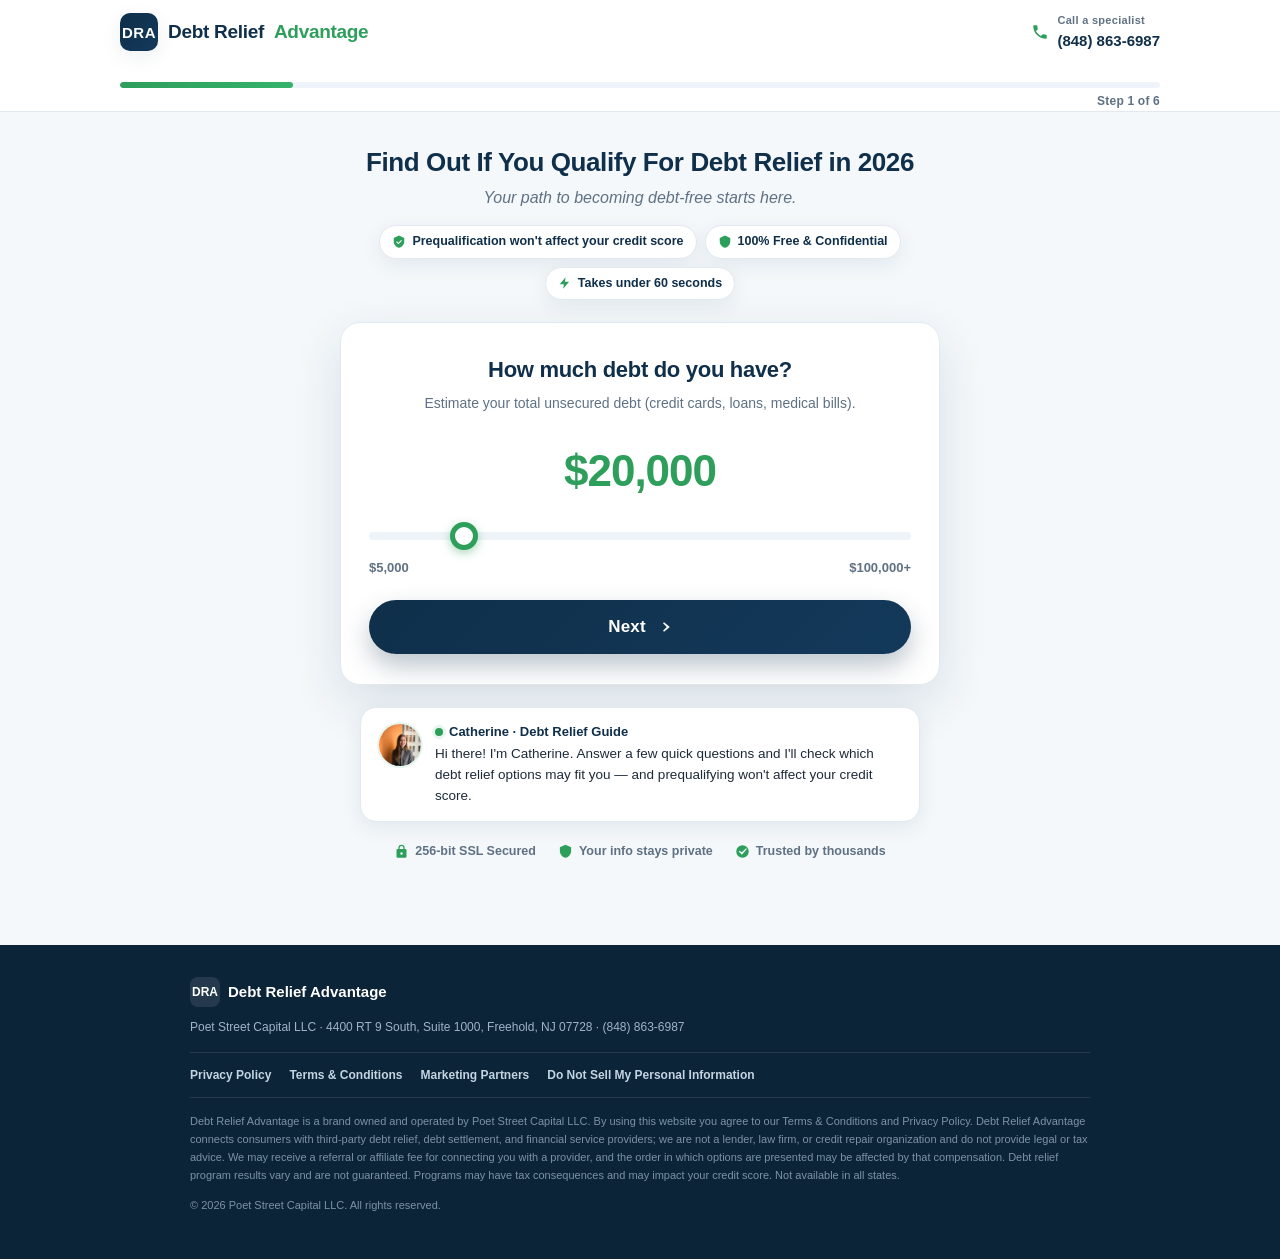
<file: index.html>
<!doctype html>
<html lang="en">
<head>
<meta charset="utf-8">
<meta name="viewport" content="width=device-width, initial-scale=1">
<title>Debt Relief Advantage — Find Out If You Qualify For Debt Relief in 2026</title>
<meta name="description" content="Find out in under 60 seconds whether you may qualify for debt relief. Prequalification won't affect your credit score.">
<style>
:root{
  --navy:#0f2f4a; --navy2:#13395a; --navy-soft:#eef4f9;
  --green:#2e9e5b; --green2:#34b36b; --green-soft:#e7f6ee;
  --ink:#1d2b39; --muted:#5f7183; --line:#e3e9f0;
  --bg:#f4f8fb; --card:#ffffff; --white:#fff;
  --shadow:0 18px 50px rgba(15,47,74,.12);
  --shadow-sm:0 6px 20px rgba(15,47,74,.08);
}
*{box-sizing:border-box}
html,body{margin:0;padding:0}
body{font-family:-apple-system,BlinkMacSystemFont,"Segoe UI",Roboto,Helvetica,Arial,sans-serif;color:var(--ink);background:var(--bg);line-height:1.55;-webkit-font-smoothing:antialiased}
img{max-width:100%;display:block}
a{color:inherit;text-decoration:none}

/* Header */
.hdr{position:sticky;top:0;z-index:40;background:#fff;border-bottom:1px solid var(--line)}
.hdr-in{max-width:1080px;margin:0 auto;padding:12px 20px;display:flex;align-items:center;justify-content:space-between}
.brand{display:flex;align-items:center;gap:10px;font-weight:800;font-size:19px;color:var(--navy);letter-spacing:-.3px}
.brand .mark{width:38px;height:38px;border-radius:10px;background:linear-gradient(135deg,var(--navy),var(--navy2));color:#fff;display:grid;place-items:center;font-size:15px;font-weight:800;letter-spacing:.5px;box-shadow:var(--shadow-sm)}
.brand b{color:var(--green);font-weight:800}
.hdr-phone{display:flex;align-items:center;gap:8px;font-weight:700;color:var(--navy);font-size:15px}
.hdr-phone svg{width:18px;height:18px;fill:var(--green)}
.hdr-phone small{display:block;font-size:11px;color:var(--muted);font-weight:600;letter-spacing:.3px}

/* Progress */
.progress-wrap{max-width:1080px;margin:0 auto;padding:0 20px}
.progress{height:6px;background:var(--navy-soft);border-radius:99px;margin:18px 0 4px;overflow:hidden}
.progress > i{display:block;height:100%;width:16%;background:linear-gradient(90deg,var(--green),var(--green2));border-radius:99px;transition:width .4s cubic-bezier(.4,0,.2,1)}
.progress-lbl{font-size:12px;color:var(--muted);font-weight:600;text-align:right;letter-spacing:.2px}

/* Shell */
.wrap{max-width:640px;margin:0 auto;padding:20px 20px 40px}
.intro{text-align:center;margin:14px 0 22px}
.intro h1{font-size:26px;line-height:1.25;color:var(--navy);margin:0 0 8px;font-weight:800;letter-spacing:-.4px}
.intro p{margin:0;color:var(--muted);font-size:16px;font-style:italic}
.badge-row{display:flex;justify-content:center;gap:8px;flex-wrap:wrap;margin-top:14px}
.tbadge{display:inline-flex;align-items:center;gap:6px;background:#fff;border:1px solid var(--line);border-radius:99px;padding:6px 12px;font-size:12.5px;font-weight:700;color:var(--navy);box-shadow:var(--shadow-sm)}
.tbadge svg{width:14px;height:14px;fill:var(--green)}

/* Card */
.card{background:var(--card);border:1px solid var(--line);border-radius:20px;box-shadow:var(--shadow);padding:30px 28px}
.step{display:none;animation:fade .35s ease}
.step.active{display:block}
@keyframes fade{from{opacity:0;transform:translateY(8px)}to{opacity:1;transform:none}}
.q{font-size:22px;font-weight:800;color:var(--navy);text-align:center;margin:0 0 6px;letter-spacing:-.3px}
.q-sub{text-align:center;color:var(--muted);font-size:14px;margin:0 0 22px}

/* Slider */
.amount{font-size:44px;font-weight:800;color:var(--green);text-align:center;margin:10px 0 18px;letter-spacing:-1px}
input[type=range]{-webkit-appearance:none;appearance:none;width:100%;height:8px;border-radius:99px;background:var(--navy-soft);outline:none;margin:0}
input[type=range]::-webkit-slider-thumb{-webkit-appearance:none;appearance:none;width:28px;height:28px;border-radius:50%;background:#fff;border:5px solid var(--green);cursor:pointer;box-shadow:0 3px 10px rgba(46,158,91,.4);transition:transform .1s}
input[type=range]::-webkit-slider-thumb:active{transform:scale(1.12)}
input[type=range]::-moz-range-thumb{width:22px;height:22px;border-radius:50%;background:#fff;border:5px solid var(--green);cursor:pointer}
.range-ends{display:flex;justify-content:space-between;margin-top:10px;color:var(--muted);font-size:13px;font-weight:700}

/* Option buttons */
.opts{display:grid;gap:12px;margin-top:4px}
.opts.two{grid-template-columns:1fr 1fr}
.opt{display:flex;align-items:center;gap:12px;width:100%;text-align:left;background:#fff;border:2px solid var(--line);border-radius:14px;padding:16px 18px;font-size:16px;font-weight:700;color:var(--navy);cursor:pointer;transition:all .15s;font-family:inherit}
.opt:hover{border-color:var(--green2);background:var(--green-soft);transform:translateY(-1px)}
.opt.sel{border-color:var(--green);background:var(--green-soft)}
.opt .ico{width:26px;height:26px;flex:0 0 26px;display:grid;place-items:center;color:var(--green)}
.opt .ico svg{width:22px;height:22px;fill:currentColor}
.opts.two .opt{justify-content:center;text-align:center}

/* Buttons */
.btn{display:inline-flex;align-items:center;justify-content:center;gap:8px;width:100%;border:none;border-radius:99px;padding:17px 26px;font-size:17px;font-weight:800;cursor:pointer;font-family:inherit;transition:all .18s;letter-spacing:.2px}
.btn-primary{background:linear-gradient(135deg,var(--navy),var(--navy2));color:#fff;box-shadow:0 12px 26px rgba(15,47,74,.28)}
.btn-primary:hover{transform:translateY(-2px);box-shadow:0 16px 32px rgba(15,47,74,.34)}
.btn-primary svg{width:18px;height:18px;fill:#fff}
.btn-green{background:linear-gradient(135deg,var(--green),var(--green2));color:#fff;box-shadow:0 12px 26px rgba(46,158,91,.3)}
.btn-green:hover{transform:translateY(-2px)}
.nav-row{display:flex;align-items:center;gap:12px;margin-top:22px}
.btn-back{background:none;border:none;color:var(--muted);font-weight:700;font-size:14px;cursor:pointer;padding:8px 4px;font-family:inherit;display:inline-flex;align-items:center;gap:5px;white-space:nowrap}
.btn-back svg{width:14px;height:14px;fill:var(--muted)}
.btn-back:hover{color:var(--navy)}

/* Form */
.field{margin-bottom:14px}
.field label{display:block;font-size:13px;font-weight:700;color:var(--navy);margin-bottom:6px}
.field input,.field select{width:100%;border:2px solid var(--line);border-radius:12px;padding:14px 15px;font-size:15px;font-family:inherit;color:var(--ink);background:#fff;transition:border-color .15s}
.field input:focus,.field select:focus{outline:none;border-color:var(--green)}
.row2{display:grid;grid-template-columns:1fr 1fr;gap:12px}

/* Guide bubble */
.guide{display:flex;align-items:flex-start;gap:12px;margin:22px auto 0;max-width:560px;background:#fff;border:1px solid var(--line);border-radius:16px;padding:14px 16px;box-shadow:var(--shadow-sm)}
.guide img{width:46px;height:46px;flex:0 0 46px;border-radius:50%;object-fit:cover;border:2px solid var(--green-soft)}
.guide .g-body{font-size:13.5px;color:var(--ink)}
.guide .g-name{font-weight:800;color:var(--navy);font-size:13px;margin-bottom:2px;display:flex;align-items:center;gap:6px}
.guide .g-name .dot{width:8px;height:8px;border-radius:50%;background:var(--green);box-shadow:0 0 0 3px var(--green-soft)}

/* Result */
.result{text-align:center;padding:6px 0}
.result .check{width:64px;height:64px;border-radius:50%;background:var(--green-soft);display:grid;place-items:center;margin:0 auto 16px}
.result .check svg{width:34px;height:34px;fill:var(--green)}
.result h2{font-size:24px;color:var(--navy);margin:0 0 6px;font-weight:800}
.est{background:linear-gradient(135deg,var(--navy),var(--navy2));color:#fff;border-radius:18px;padding:24px;margin:18px 0}
.est .lbl{font-size:13px;opacity:.85;font-weight:600;letter-spacing:.3px;text-transform:uppercase}
.est .big{font-size:40px;font-weight:800;margin:4px 0;letter-spacing:-1px}
.est .sub{font-size:13px;opacity:.8}
.result p.fine{font-size:13px;color:var(--muted);margin:14px 0 0}

/* trust strip */
.trust{max-width:640px;margin:20px auto 0;display:flex;justify-content:center;gap:22px;flex-wrap:wrap;color:var(--muted);font-size:12.5px;font-weight:600}
.trust span{display:inline-flex;align-items:center;gap:6px}
.trust svg{width:15px;height:15px;fill:var(--green)}

/* Footer */
footer{background:#0c2438;color:#9fb4c6;margin-top:44px;padding:32px 20px}
.foot-in{max-width:900px;margin:0 auto;font-size:12px;line-height:1.7}
.foot-in .fbrand{color:#fff;font-weight:800;font-size:15px;margin-bottom:10px;display:flex;align-items:center;gap:8px}
.foot-in .fbrand .mark{width:30px;height:30px;border-radius:8px;background:rgba(255,255,255,.1);display:grid;place-items:center;font-size:12px}
.foot-in p{margin:0 0 12px}
.foot-links{display:flex;gap:18px;flex-wrap:wrap;margin:14px 0;border-top:1px solid rgba(255,255,255,.1);border-bottom:1px solid rgba(255,255,255,.1);padding:12px 0}
.foot-links a{color:#c3d4e2;font-weight:600}
.foot-links a:hover{color:#fff}
.disc{font-size:11px;color:#7c93a7;line-height:1.65}

@media(max-width:560px){
  .intro h1{font-size:22px}
  .card{padding:24px 18px;border-radius:16px}
  .amount{font-size:36px}
  .q{font-size:19px}
  .est .big{font-size:32px}
  .hdr-phone small{display:none}
  .row2{grid-template-columns:1fr}
  .opts.two{grid-template-columns:1fr}
}
</style>
</head>
<body>

<header class="hdr">
  <div class="hdr-in">
    <a href="#" class="brand"><span class="mark">DRA</span>Debt Relief <b>Advantage</b></a>
    <a href="tel:+18488636987" class="hdr-phone">
      <svg viewBox="0 0 24 24"><path d="M6.6 10.8c1.4 2.8 3.8 5.1 6.6 6.6l2.2-2.2c.3-.3.7-.4 1-.2 1.2.4 2.4.6 3.6.6.6 0 1 .4 1 1V20c0 .6-.4 1-1 1C10.6 21 3 13.4 3 4c0-.6.4-1 1-1h3.5c.6 0 1 .4 1 1 0 1.3.2 2.5.6 3.6.1.4 0 .8-.3 1l-2.2 2.2z"/></svg>
      <span><small>Call a specialist</small>(848) 863-6987</span>
    </a>
  </div>
  <div class="progress-wrap">
    <div class="progress"><i id="bar"></i></div>
    <div class="progress-lbl" id="stepLbl">Step 1 of 6</div>
  </div>
</header>

<div class="wrap">
  <div class="intro">
    <h1>Find Out If You Qualify For Debt Relief in 2026</h1>
    <p>Your path to becoming debt-free starts here.</p>
    <div class="badge-row">
      <span class="tbadge"><svg viewBox="0 0 24 24"><path d="M12 1 3 5v6c0 5 3.8 9.7 9 11 5.2-1.3 9-6 9-11V5l-9-4zm-1 15-4-4 1.4-1.4L11 13.2l4.6-4.6L17 10l-6 6z"/></svg>Prequalification won't affect your credit score</span>
      <span class="tbadge"><svg viewBox="0 0 24 24"><path d="M12 1 3 5v6c0 5 3.8 9.7 9 11 5.2-1.3 9-6 9-11V5l-9-4z"/></svg>100% Free &amp; Confidential</span>
      <span class="tbadge"><svg viewBox="0 0 24 24"><path d="M13 2 3 14h7l-1 8 10-12h-7l1-8z"/></svg>Takes under 60 seconds</span>
    </div>
  </div>

  <div class="card">

    <!-- STEP 1: debt amount -->
    <section class="step active" data-step="1">
      <h2 class="q">How much debt do you have?</h2>
      <p class="q-sub">Estimate your total unsecured debt (credit cards, loans, medical bills).</p>
      <div class="amount" id="amtOut">$20,000</div>
      <input type="range" id="debt" min="5000" max="100000" step="1000" value="20000">
      <div class="range-ends"><span>$5,000</span><span>$100,000+</span></div>
      <div class="nav-row">
        <button class="btn btn-primary" onclick="next()">Next <svg viewBox="0 0 24 24"><path d="M5 12h12l-5 5 1.4 1.4L21 12l-7.6-6.4L12 7l5 5H5z"/></svg></button>
      </div>
    </section>

    <!-- STEP 2: debt type -->
    <section class="step" data-step="2">
      <h2 class="q">What type of debt is it?</h2>
      <p class="q-sub">Choose the one that best describes most of your debt.</p>
      <div class="opts" data-field="debt_type">
        <button class="opt" onclick="pick(this,'Credit Cards')"><span class="ico"><svg viewBox="0 0 24 24"><path d="M20 4H4a2 2 0 0 0-2 2v12a2 2 0 0 0 2 2h16a2 2 0 0 0 2-2V6a2 2 0 0 0-2-2zm0 4H4V6h16v2zM4 12h16v6H4v-6z"/></svg></span>Credit Cards</button>
        <button class="opt" onclick="pick(this,'Personal Loans')"><span class="ico"><svg viewBox="0 0 24 24"><path d="M12 1a11 11 0 1 0 0 22 11 11 0 0 0 0-22zm1 16h-2v-1.1c-1.4-.3-2.5-1.2-2.6-2.7h1.7c.1.8.6 1.3 1.9 1.3 1.1 0 1.6-.5 1.6-1.1 0-.7-.4-1-1.9-1.4-1.9-.4-3.1-1.1-3.1-2.7 0-1.3 1-2.2 2.4-2.5V4h2v1.1c1.4.3 2.2 1.3 2.3 2.5h-1.7c-.1-.7-.5-1.1-1.6-1.1-1 0-1.5.5-1.5 1 0 .6.5.9 1.9 1.3 1.9.4 3.1 1.1 3.1 2.8 0 1.3-1 2.3-2.4 2.6V17z"/></svg></span>Personal Loans</button>
        <button class="opt" onclick="pick(this,'Medical Bills')"><span class="ico"><svg viewBox="0 0 24 24"><path d="M19 8h-2V6a3 3 0 0 0-3-3h-4a3 3 0 0 0-3 3v2H5a2 2 0 0 0-2 2v9a2 2 0 0 0 2 2h14a2 2 0 0 0 2-2v-9a2 2 0 0 0-2-2zM9 6c0-.6.4-1 1-1h4c.6 0 1 .4 1 1v2H9V6zm7 10h-3v3h-2v-3H8v-2h3v-3h2v3h3v2z"/></svg></span>Medical Bills</button>
        <button class="opt" onclick="pick(this,'Other Unsecured Debt')"><span class="ico"><svg viewBox="0 0 24 24"><path d="M12 2 2 7l10 5 10-5-10-5zM2 17l10 5 10-5M2 12l10 5 10-5"/></svg></span>Other Unsecured Debt</button>
      </div>
      <div class="nav-row">
        <button class="btn-back" onclick="prev()"><svg viewBox="0 0 24 24"><path d="M19 12H7l5-5-1.4-1.4L3 12l7.6 6.4L12 17l-5-5h12z"/></svg>Back</button>
      </div>
    </section>

    <!-- STEP 3: monthly income -->
    <section class="step" data-step="3">
      <h2 class="q">What is your personal monthly income?</h2>
      <p class="q-sub">Your own income only, not your household's. Include wages, retirement, investments, and any rental income.</p>
      <div class="opts" data-field="monthly_income">
        <button class="opt" onclick="pick(this,'$5,000+')">$5,000+</button>
        <button class="opt" onclick="pick(this,'$4,000 - $5,000')">$4,000 – $5,000</button>
        <button class="opt" onclick="pick(this,'$3,000 - $4,000')">$3,000 – $4,000</button>
        <button class="opt" onclick="pick(this,'$2,000 - $3,000')">$2,000 – $3,000</button>
        <button class="opt" onclick="pick(this,'$1,501 - $2,000')">$1,501 – $2,000</button>
        <button class="opt" onclick="pick(this,'$1,500 or less')">$1,500 or less</button>
        <button class="opt" onclick="pick(this,'No monthly income')">I don't have monthly income</button>
      </div>
      <div class="nav-row">
        <button class="btn-back" onclick="prev()"><svg viewBox="0 0 24 24"><path d="M19 12H7l5-5-1.4-1.4L3 12l7.6 6.4L12 17l-5-5h12z"/></svg>Back</button>
      </div>
    </section>

    <!-- STEP 4: behind on payments -->
    <section class="step" data-step="4">
      <h2 class="q">Are you behind on any payments?</h2>
      <p class="q-sub">This helps us match you to the right program — there's no wrong answer.</p>
      <div class="opts" data-field="behind">
        <button class="opt" onclick="pick(this,'Yes, more than 3 months')">Yes — more than 3 months behind</button>
        <button class="opt" onclick="pick(this,'Yes, 1-3 months')">Yes — 1 to 3 months behind</button>
        <button class="opt" onclick="pick(this,'Not yet, but struggling')">Not yet, but I'm struggling</button>
        <button class="opt" onclick="pick(this,'Current on payments')">No — I'm current on everything</button>
      </div>
      <div class="nav-row">
        <button class="btn-back" onclick="prev()"><svg viewBox="0 0 24 24"><path d="M19 12H7l5-5-1.4-1.4L3 12l7.6 6.4L12 17l-5-5h12z"/></svg>Back</button>
      </div>
    </section>

    <!-- STEP 5: employment -->
    <section class="step" data-step="5">
      <h2 class="q">What is your employment status?</h2>
      <p class="q-sub">Almost done — just one more question.</p>
      <div class="opts" data-field="employment">
        <button class="opt" onclick="pick(this,'Employed full-time')">Employed full-time</button>
        <button class="opt" onclick="pick(this,'Employed part-time')">Employed part-time</button>
        <button class="opt" onclick="pick(this,'Self-employed')">Self-employed</button>
        <button class="opt" onclick="pick(this,'Retired')">Retired</button>
        <button class="opt" onclick="pick(this,'Not currently working')">Not currently working</button>
      </div>
      <div class="nav-row">
        <button class="btn-back" onclick="prev()"><svg viewBox="0 0 24 24"><path d="M19 12H7l5-5-1.4-1.4L3 12l7.6 6.4L12 17l-5-5h12z"/></svg>Back</button>
      </div>
    </section>

    <!-- STEP 6: contact -->
    <section class="step" data-step="6">
      <h2 class="q">Great news — you may qualify!</h2>
      <p class="q-sub">Enter your details to see your options.</p>
      <form id="leadForm" onsubmit="return submitLead(event)">
        <div class="row2">
          <div class="field"><label>First name</label><input name="first_name" required></div>
          <div class="field"><label>Last name</label><input name="last_name" required></div>
        </div>
        <div class="field"><label>Email address</label><input type="email" name="email" required></div>
        <div class="field"><label>Phone number</label><input type="tel" name="phone" required inputmode="numeric" autocomplete="tel-national" placeholder="(___) ___-____"></div>
        <div class="field"><label>State</label>
          <select name="state" required>
            <option value="">Select your state…</option>
            <option>AL</option><option>AK</option><option>AZ</option><option>AR</option><option>CA</option><option>CO</option><option>CT</option><option>DE</option><option>FL</option><option>GA</option><option>HI</option><option>ID</option><option>IL</option><option>IN</option><option>IA</option><option>KS</option><option>KY</option><option>LA</option><option>ME</option><option>MD</option><option>MA</option><option>MI</option><option>MN</option><option>MS</option><option>MO</option><option>MT</option><option>NE</option><option>NV</option><option>NH</option><option>NJ</option><option>NM</option><option>NY</option><option>NC</option><option>ND</option><option>OH</option><option>OK</option><option>OR</option><option>PA</option><option>RI</option><option>SC</option><option>SD</option><option>TN</option><option>TX</option><option>UT</option><option>VT</option><option>VA</option><option>WA</option><option>WV</option><option>WI</option><option>WY</option>
          <option value="PR">PR</option><option value="GU">GU</option><option value="VI">VI</option>
          </select>
        </div>
        <button type="submit" class="btn btn-green" id="submitBtn">See My Options →</button>
        <p id="consentText" style="font-size:11px;color:var(--muted);margin:12px 0 0;line-height:1.5">
          By clicking above, I confirm I am at least 18 years old and a U.S. resident, and I am providing my electronic signature and express written consent for Debt Relief Advantage (a brand of Poet Street Capital LLC), TurboDebt, JG Wentworth, and our <a href="partners.html" target="_blank" style="color:var(--green);text-decoration:underline">marketing partners</a> to contact me at the phone number and email I provided — including via automated telephone dialing systems, prerecorded or artificial voice messages, text messages (SMS/MMS), and email — regarding debt relief and related products and services, even if my number is on a state or national Do Not Call list. Consent is not a condition of any purchase. Message &amp; data rates may apply; reply STOP to opt out, HELP for help. I also agree to the <a href="terms.html" target="_blank" style="color:var(--green);text-decoration:underline">Terms &amp; Conditions</a> and <a href="privacy.html" target="_blank" style="color:var(--green);text-decoration:underline">Privacy Policy</a>.
        </p>
      </form>
      <div class="nav-row">
        <button class="btn-back" onclick="prev()"><svg viewBox="0 0 24 24"><path d="M19 12H7l5-5-1.4-1.4L3 12l7.6 6.4L12 17l-5-5h12z"/></svg>Back</button>
      </div>
    </section>

    <!-- RESULT -->
    <section class="step" data-step="7">
      <div class="result">
        <div class="check"><svg viewBox="0 0 24 24"><path d="M9 16.2 4.8 12l-1.4 1.4L9 19 21 7l-1.4-1.4z"/></svg></div>
        <h2 id="resultHead">Thanks, <span id="fnameOut">friend</span>!</h2>
        <p id="resultBody" style="color:var(--muted);margin:0">We've received your details. If one of our partners can help with your situation, they'll be in touch soon.</p>
      </div>
    </section>

  </div>

  <!-- Guide -->
  <div class="guide" id="guide">
    <img src="img/advisor.jpg" alt="Your debt relief guide">
    <div class="g-body">
      <div class="g-name"><span class="dot"></span>Catherine · Debt Relief Guide</div>
      <span id="guideMsg">Hi there! I'm Catherine. Answer a few quick questions and I'll check which debt relief options may fit you — and prequalifying won't affect your credit score.</span>
    </div>
  </div>

  <div class="trust">
    <span><svg viewBox="0 0 24 24"><path d="M18 8h-1V6A5 5 0 0 0 7 6v2H6a2 2 0 0 0-2 2v10a2 2 0 0 0 2 2h12a2 2 0 0 0 2-2V10a2 2 0 0 0-2-2zM9 6a3 3 0 0 1 6 0v2H9V6zm3 11a2 2 0 1 1 0-4 2 2 0 0 1 0 4z"/></svg>256-bit SSL Secured</span>
    <span><svg viewBox="0 0 24 24"><path d="M12 1 3 5v6c0 5 3.8 9.7 9 11 5.2-1.3 9-6 9-11V5l-9-4z"/></svg>Your info stays private</span>
    <span><svg viewBox="0 0 24 24"><path d="M12 2a10 10 0 1 0 0 20 10 10 0 0 0 0-20zm-1 15-5-5 1.4-1.4L11 13.2l6.6-6.6L19 8l-8 9z"/></svg>Trusted by thousands</span>
  </div>
</div>

<footer>
  <div class="foot-in">
    <div class="fbrand"><span class="mark">DRA</span>Debt Relief Advantage</div>
    <p>Poet Street Capital LLC · 4400 RT 9 South, Suite 1000, Freehold, NJ 07728 · (848) 863-6987</p>
    <div class="foot-links">
      <a href="privacy.html">Privacy Policy</a>
      <a href="terms.html">Terms &amp; Conditions</a>
      <a href="partners.html">Marketing Partners</a>
      <a href="privacy.html#dns">Do Not Sell My Personal Information</a>
    </div>
    <p class="disc">
      Debt Relief Advantage is a brand owned and operated by Poet Street Capital LLC. By using this website you agree to our Terms &amp; Conditions and Privacy Policy. Debt Relief Advantage connects consumers with third-party debt relief, debt settlement, and financial service providers; we are not a lender, law firm, or credit repair organization and do not provide legal or tax advice. We may receive a referral or affiliate fee for connecting you with a provider, and the order in which options are presented may be affected by that compensation. Debt relief program results vary and are not guaranteed. Programs may have tax consequences and may impact your credit score. Not available in all states.
    </p>
    <p class="disc">© 2026 Poet Street Capital LLC. All rights reserved.</p>
  </div>
</footer>

<!-- TrustedForm (ActiveProspect). TurboDebt's posting spec requires a TrustedForm
     certificate with every lead. The script records what the visitor saw and agreed
     to, and writes the certificate URL into a hidden xxTrustedFormCertUrl field. The
     buyer claims the certificate with their own key, so nothing account-specific
     belongs on this page. -->
<script type="text/javascript">
(function(){
  var field='xxTrustedFormCertUrl', provideReferrer=false;
  var tf=document.createElement('script'); tf.type='text/javascript'; tf.async=true;
  tf.src='https://api.trustedform.com/trustedform.js'
       + '?provide_referrer='+encodeURIComponent(provideReferrer)
       + '&field='+encodeURIComponent(field)
       + '&l='+new Date().getTime()+Math.random();
  var s=document.getElementsByTagName('script')[0]; s.parentNode.insertBefore(tf,s);
})();
</script>
<script>
/* ===== Lead delivery =====
   ENDPOINT is the Google Apps Script web app (DebtReliefAdvantage-TurboDebt.gs).
   It saves every lead to the client's sheet, decides whether it meets TurboDebt's
   terms, posts the qualifying ones with the partner token (which lives only in
   that script, never on this public page), and answers with TurboDebt's
   live-chat link. Empty until the client deploys the script. */
var ENDPOINT    = '';
var LEAD_SECRET = 'dra-6Qm9VbT2xKp4LwZ8';   // must match the script
var CALL_NUMBER = '(848) 863-6987';

var TOTAL = 6;          // question steps before result
var cur = 1;
var data = {};
var guideMsgs = {
  1:"Hi there! I'm Catherine. Answer a few quick questions and I'll check which debt relief options may fit you — and prequalifying won't affect your credit score.",
  2:"Perfect. Knowing your debt type helps me match you with the right program.",
  3:"Thanks! Your income helps us tailor a plan you can actually afford.",
  4:"You're doing great — this helps us see which programs fit your situation.",
  5:"Last question!",
  6:"Almost there! Enter your details and I'll check your options.",
  7:"All done — thank you!"
};

function render(){
  document.querySelectorAll('.step').forEach(function(s){ s.classList.remove('active'); });
  document.querySelector('.step[data-step="'+cur+'"]').classList.add('active');
  var pct = Math.min(cur, TOTAL) / TOTAL * 100;
  document.getElementById('bar').style.width = pct + '%';
  if(cur <= TOTAL){ document.getElementById('stepLbl').textContent = 'Step '+cur+' of '+TOTAL; }
  else { document.getElementById('stepLbl').textContent = 'Complete'; document.getElementById('bar').style.width='100%'; }
  document.getElementById('guideMsg').textContent = guideMsgs[cur] || guideMsgs[6];
  window.scrollTo({top:0,behavior:'smooth'});
}
function next(){ if(cur < 7){ cur++; render(); } }
function prev(){ if(cur > 1){ cur--; render(); } }

function pick(el, val){
  var field = el.closest('.opts').getAttribute('data-field');
  data[field] = val;
  el.closest('.opts').querySelectorAll('.opt').forEach(function(o){ o.classList.remove('sel'); });
  el.classList.add('sel');
  setTimeout(next, 220); // auto-advance like the reference funnel
}

/* slider */
var debt = document.getElementById('debt');
function fmt(n){ return '$' + Number(n).toLocaleString('en-US'); }
function updAmt(){
  var v = parseInt(debt.value,10);
  var lbl = v >= 100000 ? '$100,000+' : fmt(v);
  document.getElementById('amtOut').textContent = lbl;
  data.debt_amount = lbl;
  data.debt_int = v;     // TurboDebt wants a plain integer
}
debt.addEventListener('input', updAmt);
updAmt();

/* Visitor IP. TurboDebt requires it on every lead, and a static page cannot see
   it any other way. Looked up as soon as the page loads so it is ready by submit. */
var visitorIp = '';
function lookupIp(){
  function get(u){ return fetch(u, {cache:'no-store'}).then(function(r){ return r.json(); })
                     .then(function(j){ if (j && j.ip) visitorIp = String(j.ip); }); }
  return get('https://api64.ipify.org?format=json')
    .catch(function(){ return get('https://api.ipify.org?format=json'); })
    .catch(function(){});
}
lookupIp();

/* sub1, which TurboDebt reads as "sourceid_secondaryid". Point an ad at
   ?utm_source=fb&utm_campaign=<campaign or ad set> and it arrives as fb_<campaign>.
   A ready-made ?sub1= on the landing URL wins if present. */
function qp(k){
  var m = new RegExp('[?&]' + k + '=([^&#]*)').exec(location.search);
  if (!m) return '';
  try { return decodeURIComponent(m[1].replace(/\+/g, ' ')); } catch (x) { return m[1]; }
}
function token(v){ return String(v || '').replace(/[^A-Za-z0-9.]/g, '').slice(0, 40); }
function buildSub1(){
  var direct = String(qp('sub1')).replace(/[^A-Za-z0-9._-]/g, '').slice(0, 80);
  if (direct) return direct;
  var src = token(qp('utm_source')) || 'dra';
  var sec = token(qp('utm_campaign')) || token(qp('utm_content')) || 'direct';
  return src + '_' + sec;
}

function phone10(v){
  var d = String(v || '').replace(/\D/g, '');
  if (d.length === 11 && d.charAt(0) === '1') d = d.slice(1);
  return d;
}

function showResult(head, body){
  document.getElementById('resultHead').textContent = head;
  document.getElementById('resultBody').textContent = body;
  cur = 7; render();
}

function submitLead(e){
  e.preventDefault();
  var f = document.getElementById('leadForm');
  var first = f.elements.first_name.value.trim();

  var ph = phone10(f.elements.phone.value);
  f.elements.phone.setCustomValidity(ph.length === 10 ? '' : 'Please enter a 10-digit U.S. phone number.');
  if (!f.reportValidity()) return false;

  var btn = document.getElementById('submitBtn');
  btn.textContent = 'Checking…'; btn.disabled = true;

  /* Not connected yet: say so. Thanking the visitor here would mean their details
     went nowhere while they believed they had applied. */
  if (!ENDPOINT){
    showResult("Sorry, we can't take applications online right now",
               'Please call us on ' + CALL_NUMBER + ' and we will help you directly.');
    return false;
  }

  function send(){
    var tf = document.querySelector('[name="xxTrustedFormCertUrl"]');
    var fd = new FormData();
    fd.append('secret', LEAD_SECRET);
    fd.append('firstname', first);
    fd.append('lastname', f.elements.last_name.value.trim());
    fd.append('email', f.elements.email.value.trim());
    fd.append('phone', ph);
    fd.append('state', f.elements.state.value);
    fd.append('debt_amount', String(data.debt_int || ''));
    fd.append('debt_type', data.debt_type || '');
    fd.append('monthly_income', data.monthly_income || '');
    fd.append('behind', data.behind || '');
    fd.append('employment', data.employment || '');
    fd.append('ip', visitorIp);
    // The exact words on screen, so what is stored is what the visitor agreed to.
    fd.append('tcpa', document.getElementById('consentText').textContent.replace(/\s+/g, ' ').trim());
    fd.append('trustedform', tf ? tf.value : '');
    fd.append('sub1', buildSub1());
    fd.append('page_url', location.href);
    fd.append('user_agent', navigator.userAgent);

    var finished = false;
    function thanks(){
      if (finished) return; finished = true;
      showResult('Thanks, ' + (first || 'friend') + '!',
                 "We've received your details. If one of our partners can help with your situation, they'll be in touch soon.");
    }
    function failed(){
      if (finished) return; finished = true;
      showResult('Sorry, something went wrong',
                 'Your details may not have reached us. Please call ' + CALL_NUMBER + ' and we will help you directly.');
    }
    // A slow reply usually means the lead is saved and the post to TurboDebt is
    // still running, so after 15s the visitor is thanked rather than left waiting.
    var giveUp = setTimeout(thanks, 15000);

    fetch(ENDPOINT, { method: 'POST', body: fd })
      .then(function(r){ return r.json(); })
      .then(function(res){
        clearTimeout(giveUp);
        if (finished) return;
        if (res && (res.status === 'success' || res.status === 'test') && res.redirect_url){
          finished = true;
          showResult('Connecting you with a debt specialist…', 'One moment while we open your live chat.');
          /* TurboDebt: "PLEASE DO NOT ALTER OUR POST RESPONSE REDIRECT URLS VALUE IN
             ANY WAY" - their chat agents find the lead by that exact link, and
             attribution is lost if one character changes. Assigned as received. */
          window.location.href = res.redirect_url;
        } else if (res && res.ok) {
          thanks();
        } else {
          failed();
        }
      })
      .catch(function(){ clearTimeout(giveUp); failed(); });
  }

  // TrustedForm and the IP lookup both load asynchronously. Give them up to 3s
  // to finish before sending, rather than posting a lead TurboDebt must reject.
  var waited = 0;
  (function ready(){
    var tf = document.querySelector('[name="xxTrustedFormCertUrl"]');
    if ((visitorIp && tf && tf.value) || waited >= 3000) return send();
    if (!visitorIp && waited === 0) lookupIp();
    waited += 250; setTimeout(ready, 250);
  })();
  return false;
}
render();
</script>
</body>
</html>
</file>
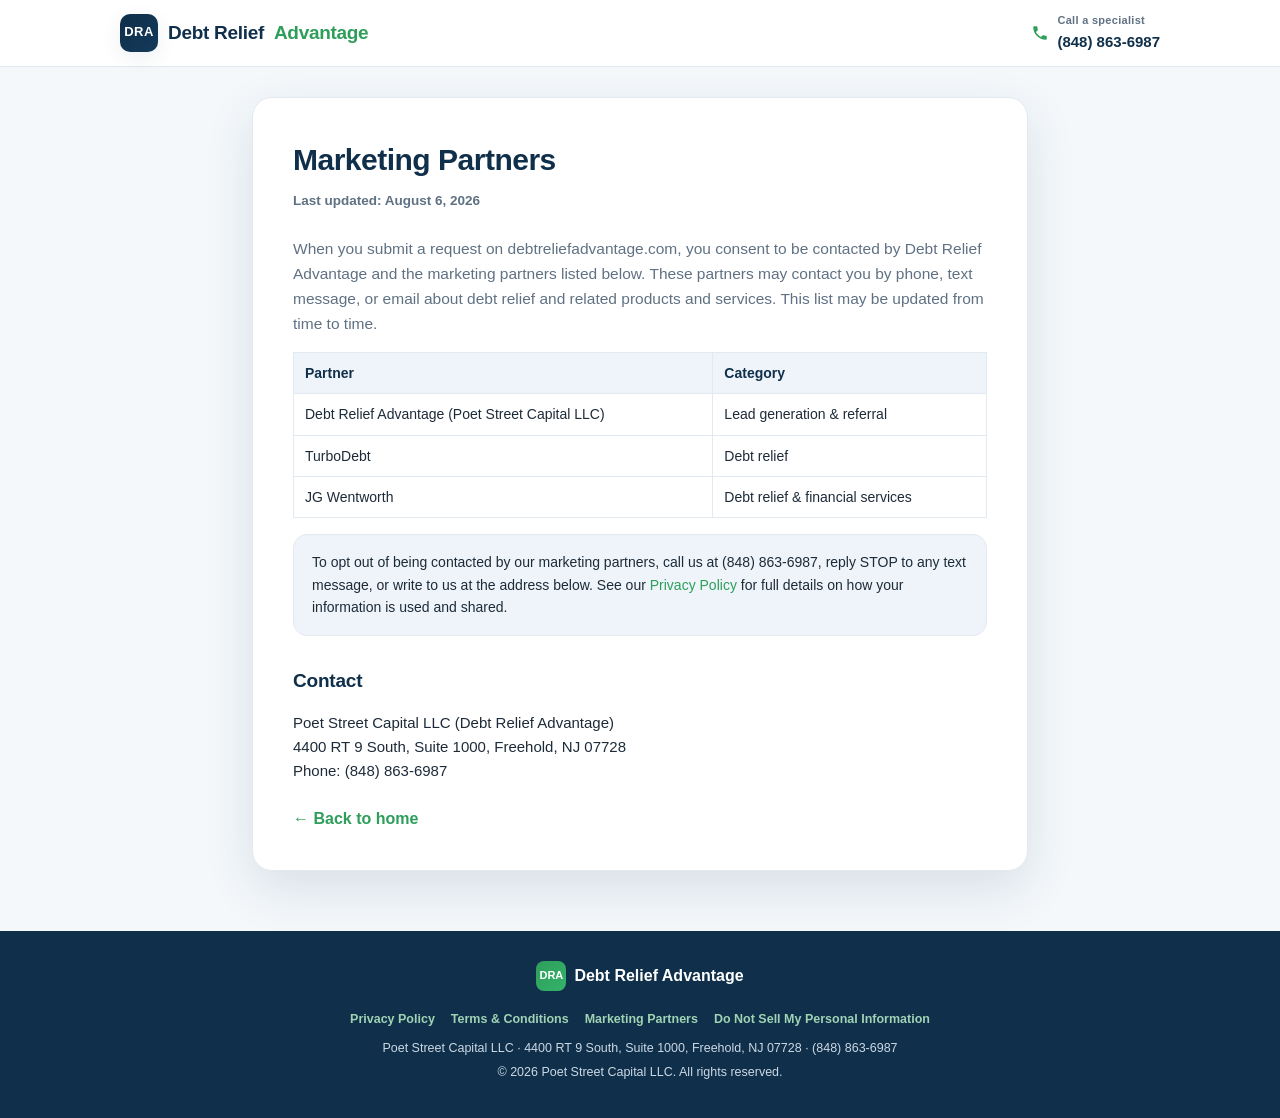
<file: partners.html>
<!doctype html>
<html lang="en">
<head>
<meta charset="utf-8">
<meta name="viewport" content="width=device-width, initial-scale=1">
<title>Marketing Partners — Debt Relief Advantage</title>
<meta name="description" content="Marketing partners with whom Debt Relief Advantage may share your information.">
<link rel="stylesheet" href="legal.css">
</head>
<body>
<header class="hdr">
  <div class="hdr-in">
    <a href="/" class="brand"><span class="mark">DRA</span>Debt Relief <b>Advantage</b></a>
    <a href="tel:+18488636987" class="hdr-phone">
      <svg viewBox="0 0 24 24"><path d="M6.6 10.8c1.4 2.8 3.8 5.1 6.6 6.6l2.2-2.2c.3-.3.7-.4 1-.2 1.2.4 2.4.6 3.6.6.6 0 1 .4 1 1V20c0 .6-.4 1-1 1C10.6 21 3 13.4 3 4c0-.6.4-1 1-1h3.5c.6 0 1 .4 1 1 0 1.3.2 2.5.6 3.6.1.4 0 .8-.3 1l-2.2 2.2z"/></svg>
      <span><small>Call a specialist</small>(848) 863-6987</span>
    </a>
  </div>
</header>

<div class="doc">
  <div class="doc-card">
    <h1>Marketing Partners</h1>
    <p class="eff">Last updated: August 6, 2026</p>

    <p class="lead">When you submit a request on debtreliefadvantage.com, you consent to be contacted by Debt Relief Advantage and the marketing partners listed below. These partners may contact you by phone, text message, or email about debt relief and related products and services. This list may be updated from time to time.</p>

    <table>
      <thead><tr><th>Partner</th><th>Category</th></tr></thead>
      <tbody>
        <tr><td>Debt Relief Advantage (Poet Street Capital LLC)</td><td>Lead generation &amp; referral</td></tr>
        <tr><td>TurboDebt</td><td>Debt relief</td></tr>
        <tr><td>JG Wentworth</td><td>Debt relief &amp; financial services</td></tr>
      </tbody>
    </table>

    <div class="box">To opt out of being contacted by our marketing partners, call us at (848) 863-6987, reply STOP to any text message, or write to us at the address below. See our <a href="privacy.html">Privacy Policy</a> for full details on how your information is used and shared.</div>

    <h2>Contact</h2>
    <p>
      Poet Street Capital LLC (Debt Relief Advantage)<br>
      4400 RT 9 South, Suite 1000, Freehold, NJ 07728<br>
      Phone: (848) 863-6987
    </p>
    <a class="back" href="/">← Back to home</a>
  </div>
</div>

<footer>
  <div class="fbrand"><span class="mark">DRA</span>Debt Relief Advantage</div>
  <div class="foot-links">
    <a href="privacy.html">Privacy Policy</a>
    <a href="terms.html">Terms &amp; Conditions</a>
    <a href="partners.html">Marketing Partners</a>
    <a href="privacy.html#dns">Do Not Sell My Personal Information</a>
  </div>
  <p>Poet Street Capital LLC · 4400 RT 9 South, Suite 1000, Freehold, NJ 07728 · (848) 863-6987</p>
  <p>© 2026 Poet Street Capital LLC. All rights reserved.</p>
</footer>
</body>
</html>
</file>
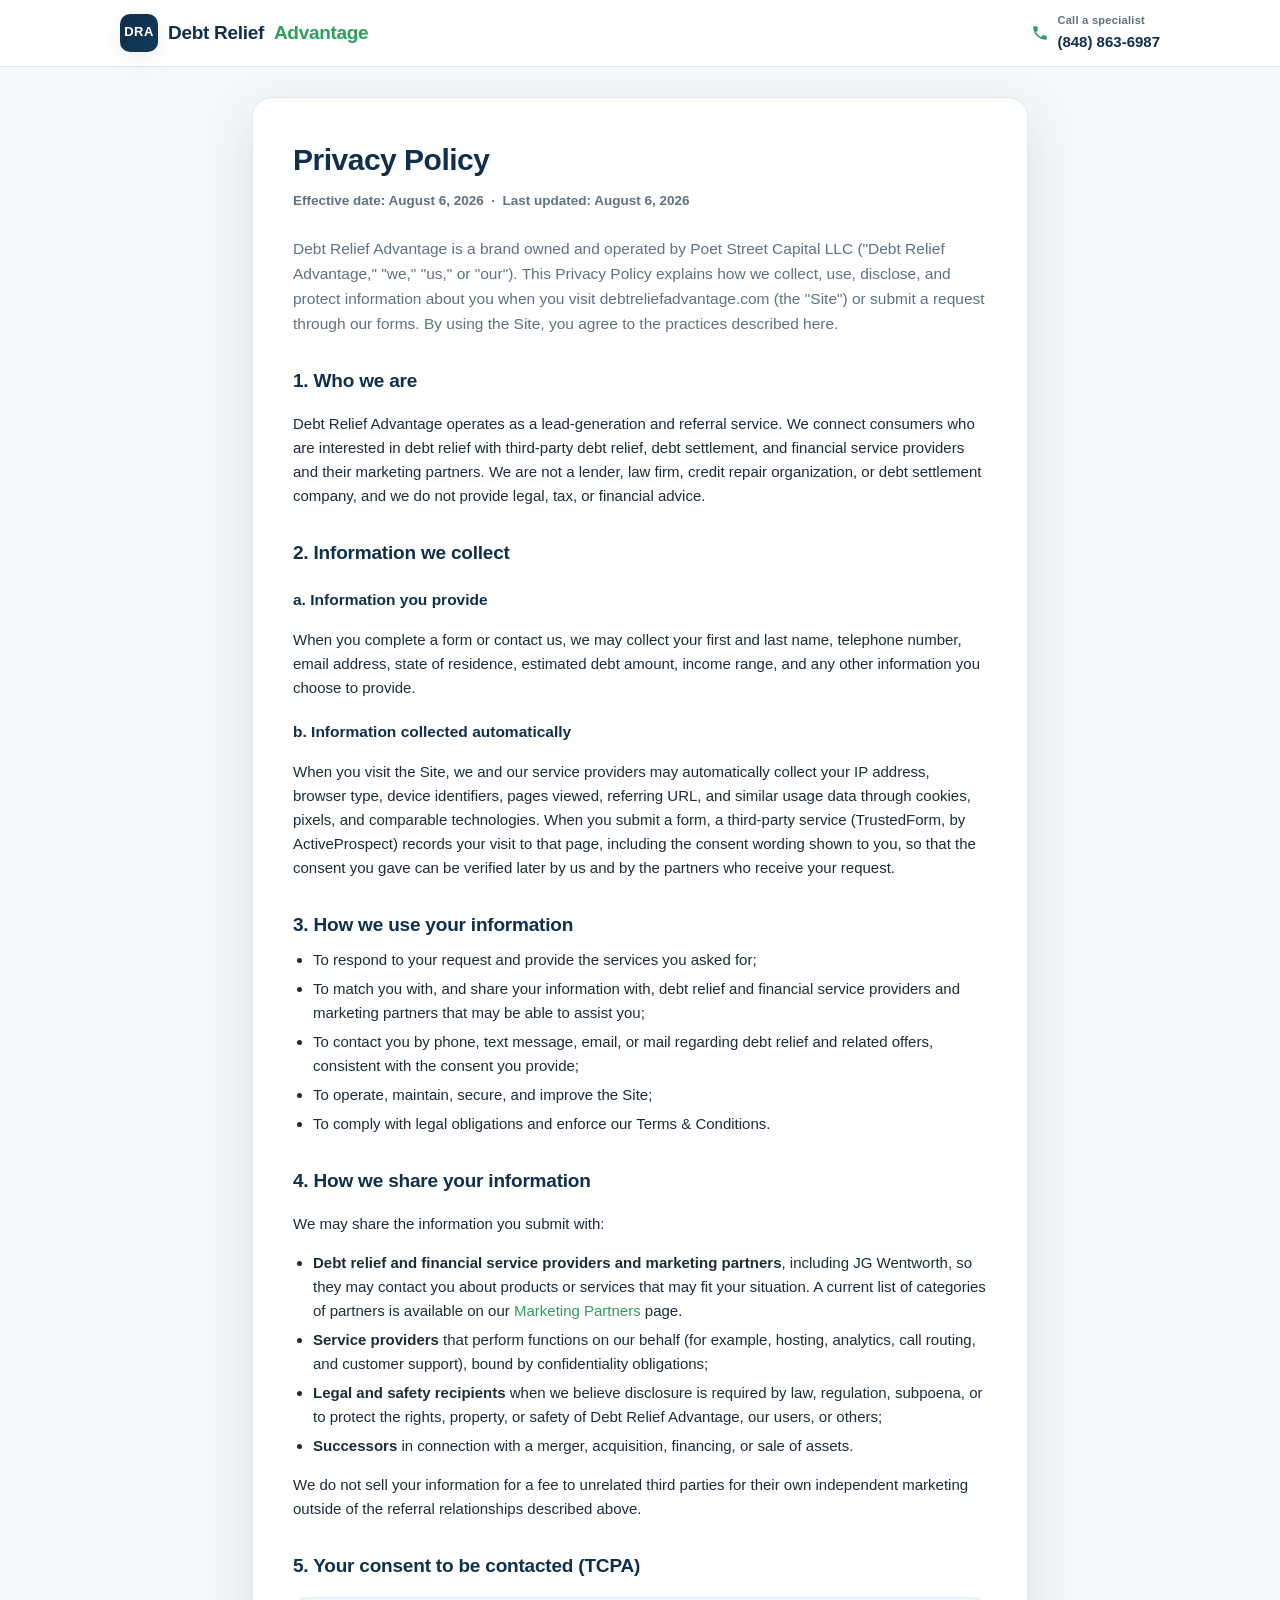
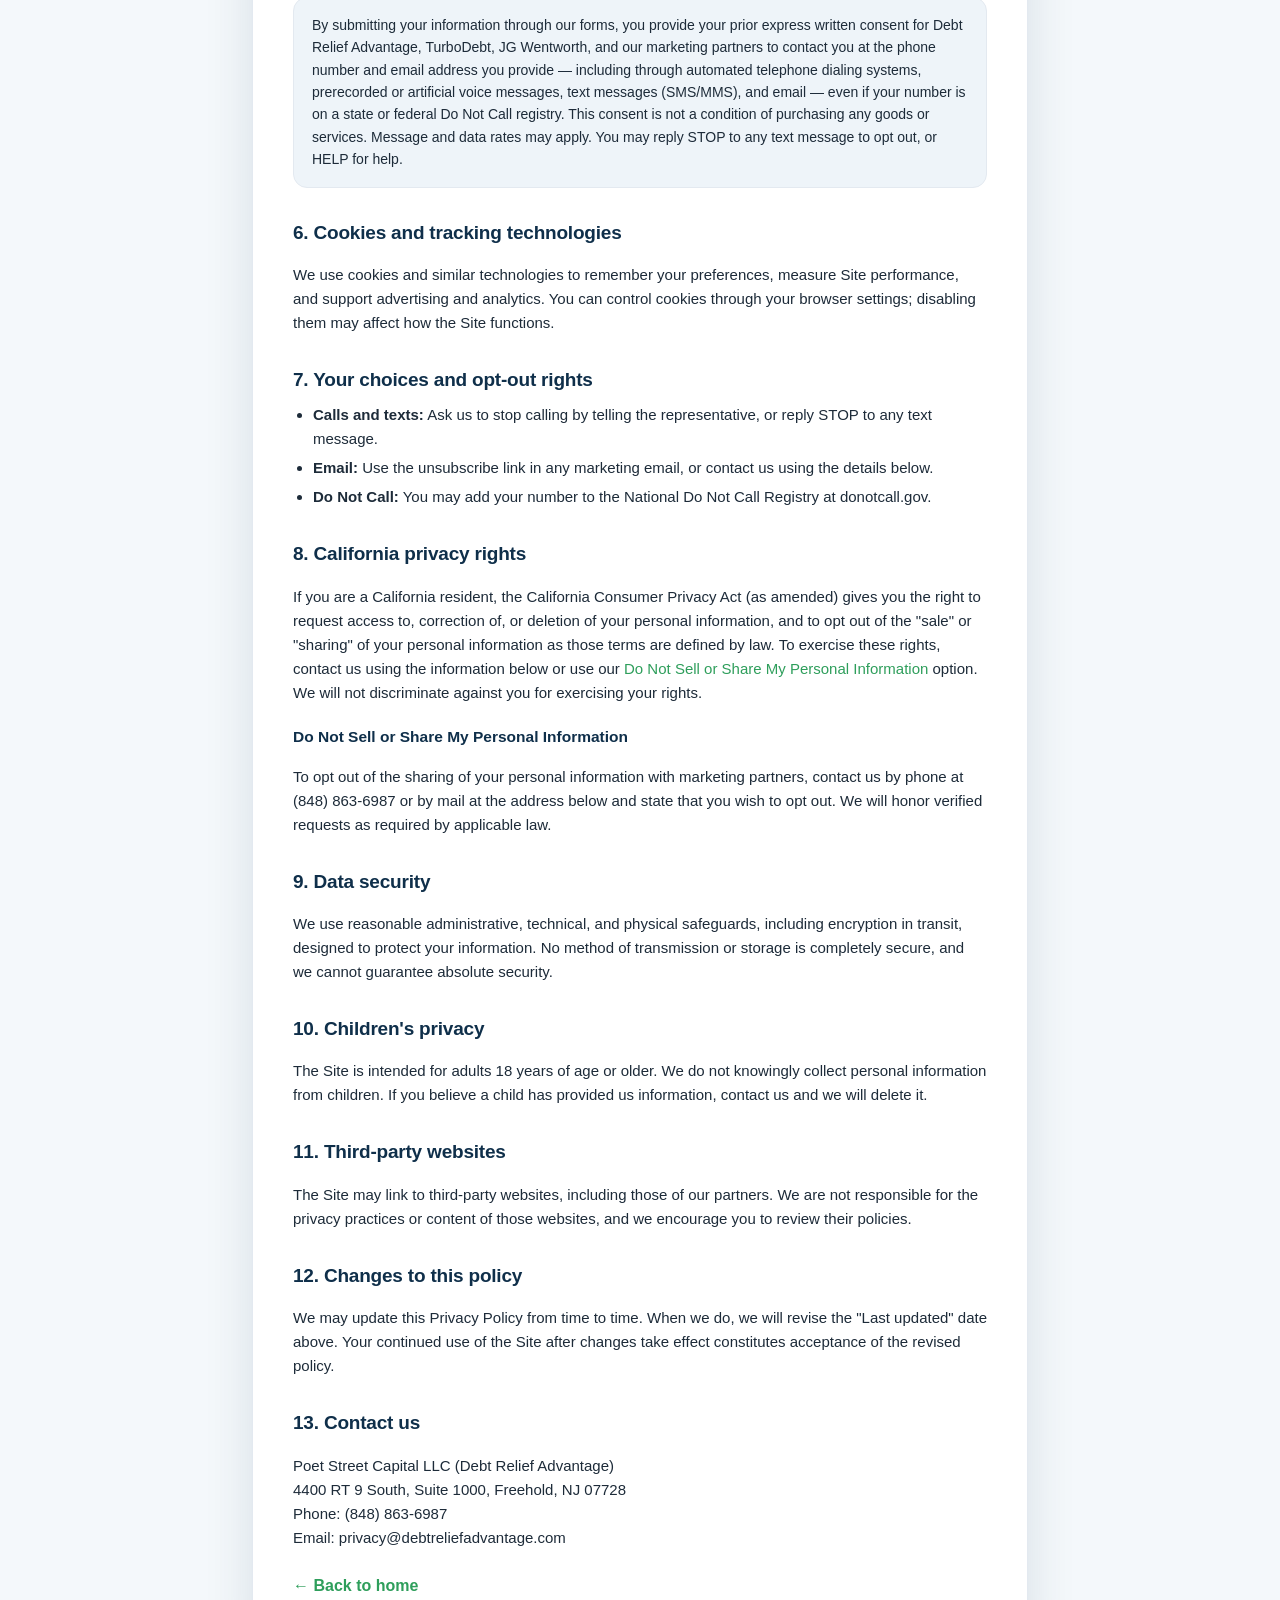
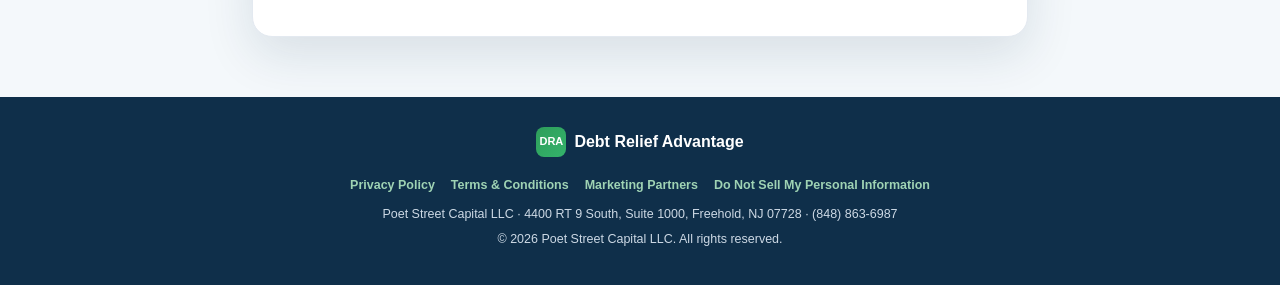
<file: privacy.html>
<!doctype html>
<html lang="en">
<head>
<meta charset="utf-8">
<meta name="viewport" content="width=device-width, initial-scale=1">
<title>Privacy Policy — Debt Relief Advantage</title>
<meta name="description" content="Privacy Policy for Debt Relief Advantage, a brand of Poet Street Capital LLC.">
<link rel="stylesheet" href="legal.css">
</head>
<body>
<header class="hdr">
  <div class="hdr-in">
    <a href="/" class="brand"><span class="mark">DRA</span>Debt Relief <b>Advantage</b></a>
    <a href="tel:+18488636987" class="hdr-phone">
      <svg viewBox="0 0 24 24"><path d="M6.6 10.8c1.4 2.8 3.8 5.1 6.6 6.6l2.2-2.2c.3-.3.7-.4 1-.2 1.2.4 2.4.6 3.6.6.6 0 1 .4 1 1V20c0 .6-.4 1-1 1C10.6 21 3 13.4 3 4c0-.6.4-1 1-1h3.5c.6 0 1 .4 1 1 0 1.3.2 2.5.6 3.6.1.4 0 .8-.3 1l-2.2 2.2z"/></svg>
      <span><small>Call a specialist</small>(848) 863-6987</span>
    </a>
  </div>
</header>

<div class="doc">
  <div class="doc-card">
    <h1>Privacy Policy</h1>
    <p class="eff">Effective date: August 6, 2026 &nbsp;·&nbsp; Last updated: August 6, 2026</p>

    <p class="lead">Debt Relief Advantage is a brand owned and operated by Poet Street Capital LLC ("Debt Relief Advantage," "we," "us," or "our"). This Privacy Policy explains how we collect, use, disclose, and protect information about you when you visit debtreliefadvantage.com (the "Site") or submit a request through our forms. By using the Site, you agree to the practices described here.</p>

    <h2>1. Who we are</h2>
    <p>Debt Relief Advantage operates as a lead-generation and referral service. We connect consumers who are interested in debt relief with third-party debt relief, debt settlement, and financial service providers and their marketing partners. We are not a lender, law firm, credit repair organization, or debt settlement company, and we do not provide legal, tax, or financial advice.</p>

    <h2>2. Information we collect</h2>
    <h3>a. Information you provide</h3>
    <p>When you complete a form or contact us, we may collect your first and last name, telephone number, email address, state of residence, estimated debt amount, income range, and any other information you choose to provide.</p>
    <h3>b. Information collected automatically</h3>
    <p>When you visit the Site, we and our service providers may automatically collect your IP address, browser type, device identifiers, pages viewed, referring URL, and similar usage data through cookies, pixels, and comparable technologies. When you submit a form, a third-party service (TrustedForm, by ActiveProspect) records your visit to that page, including the consent wording shown to you, so that the consent you gave can be verified later by us and by the partners who receive your request.</p>

    <h2>3. How we use your information</h2>
    <ul>
      <li>To respond to your request and provide the services you asked for;</li>
      <li>To match you with, and share your information with, debt relief and financial service providers and marketing partners that may be able to assist you;</li>
      <li>To contact you by phone, text message, email, or mail regarding debt relief and related offers, consistent with the consent you provide;</li>
      <li>To operate, maintain, secure, and improve the Site;</li>
      <li>To comply with legal obligations and enforce our Terms &amp; Conditions.</li>
    </ul>

    <h2>4. How we share your information</h2>
    <p>We may share the information you submit with:</p>
    <ul>
      <li><b>Debt relief and financial service providers and marketing partners</b>, including JG Wentworth, so they may contact you about products or services that may fit your situation. A current list of categories of partners is available on our <a href="partners.html">Marketing Partners</a> page.</li>
      <li><b>Service providers</b> that perform functions on our behalf (for example, hosting, analytics, call routing, and customer support), bound by confidentiality obligations;</li>
      <li><b>Legal and safety recipients</b> when we believe disclosure is required by law, regulation, subpoena, or to protect the rights, property, or safety of Debt Relief Advantage, our users, or others;</li>
      <li><b>Successors</b> in connection with a merger, acquisition, financing, or sale of assets.</li>
    </ul>
    <p>We do not sell your information for a fee to unrelated third parties for their own independent marketing outside of the referral relationships described above.</p>

    <h2>5. Your consent to be contacted (TCPA)</h2>
    <div class="box">By submitting your information through our forms, you provide your prior express written consent for Debt Relief Advantage, TurboDebt, JG Wentworth, and our marketing partners to contact you at the phone number and email address you provide — including through automated telephone dialing systems, prerecorded or artificial voice messages, text messages (SMS/MMS), and email — even if your number is on a state or federal Do Not Call registry. This consent is not a condition of purchasing any goods or services. Message and data rates may apply. You may reply STOP to any text message to opt out, or HELP for help.</div>

    <h2>6. Cookies and tracking technologies</h2>
    <p>We use cookies and similar technologies to remember your preferences, measure Site performance, and support advertising and analytics. You can control cookies through your browser settings; disabling them may affect how the Site functions.</p>

    <h2>7. Your choices and opt-out rights</h2>
    <ul>
      <li><b>Calls and texts:</b> Ask us to stop calling by telling the representative, or reply STOP to any text message.</li>
      <li><b>Email:</b> Use the unsubscribe link in any marketing email, or contact us using the details below.</li>
      <li><b>Do Not Call:</b> You may add your number to the National Do Not Call Registry at donotcall.gov.</li>
    </ul>

    <h2>8. California privacy rights</h2>
    <p>If you are a California resident, the California Consumer Privacy Act (as amended) gives you the right to request access to, correction of, or deletion of your personal information, and to opt out of the "sale" or "sharing" of your personal information as those terms are defined by law. To exercise these rights, contact us using the information below or use our <a href="privacy.html#dns">Do Not Sell or Share My Personal Information</a> option. We will not discriminate against you for exercising your rights.</p>
    <h3 id="dns">Do Not Sell or Share My Personal Information</h3>
    <p>To opt out of the sharing of your personal information with marketing partners, contact us by phone at (848) 863-6987 or by mail at the address below and state that you wish to opt out. We will honor verified requests as required by applicable law.</p>

    <h2>9. Data security</h2>
    <p>We use reasonable administrative, technical, and physical safeguards, including encryption in transit, designed to protect your information. No method of transmission or storage is completely secure, and we cannot guarantee absolute security.</p>

    <h2>10. Children's privacy</h2>
    <p>The Site is intended for adults 18 years of age or older. We do not knowingly collect personal information from children. If you believe a child has provided us information, contact us and we will delete it.</p>

    <h2>11. Third-party websites</h2>
    <p>The Site may link to third-party websites, including those of our partners. We are not responsible for the privacy practices or content of those websites, and we encourage you to review their policies.</p>

    <h2>12. Changes to this policy</h2>
    <p>We may update this Privacy Policy from time to time. When we do, we will revise the "Last updated" date above. Your continued use of the Site after changes take effect constitutes acceptance of the revised policy.</p>

    <h2>13. Contact us</h2>
    <p>
      Poet Street Capital LLC (Debt Relief Advantage)<br>
      4400 RT 9 South, Suite 1000, Freehold, NJ 07728<br>
      Phone: (848) 863-6987<br>
      Email: privacy@debtreliefadvantage.com
    </p>
    <a class="back" href="/">← Back to home</a>
  </div>
</div>

<footer>
  <div class="fbrand"><span class="mark">DRA</span>Debt Relief Advantage</div>
  <div class="foot-links">
    <a href="privacy.html">Privacy Policy</a>
    <a href="terms.html">Terms &amp; Conditions</a>
    <a href="partners.html">Marketing Partners</a>
    <a href="privacy.html#dns">Do Not Sell My Personal Information</a>
  </div>
  <p>Poet Street Capital LLC · 4400 RT 9 South, Suite 1000, Freehold, NJ 07728 · (848) 863-6987</p>
  <p>© 2026 Poet Street Capital LLC. All rights reserved.</p>
</footer>
</body>
</html>
</file>
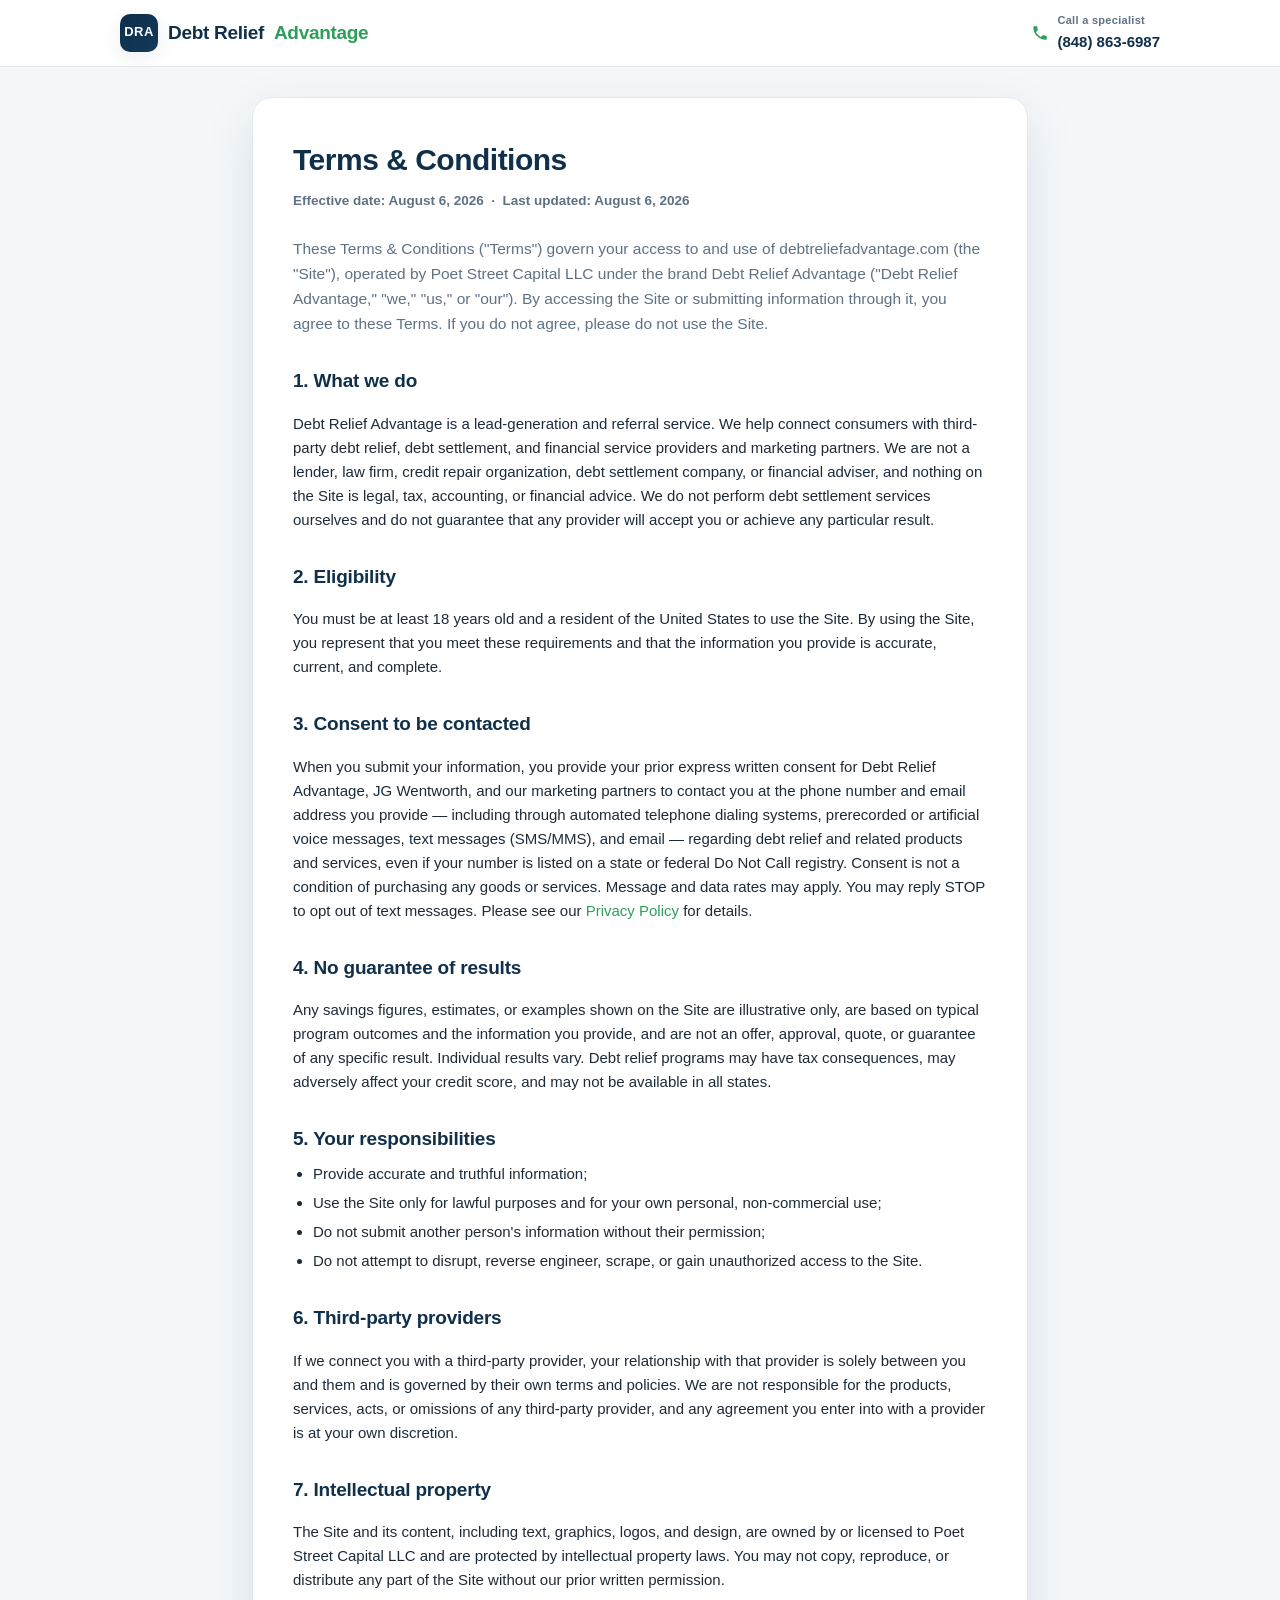
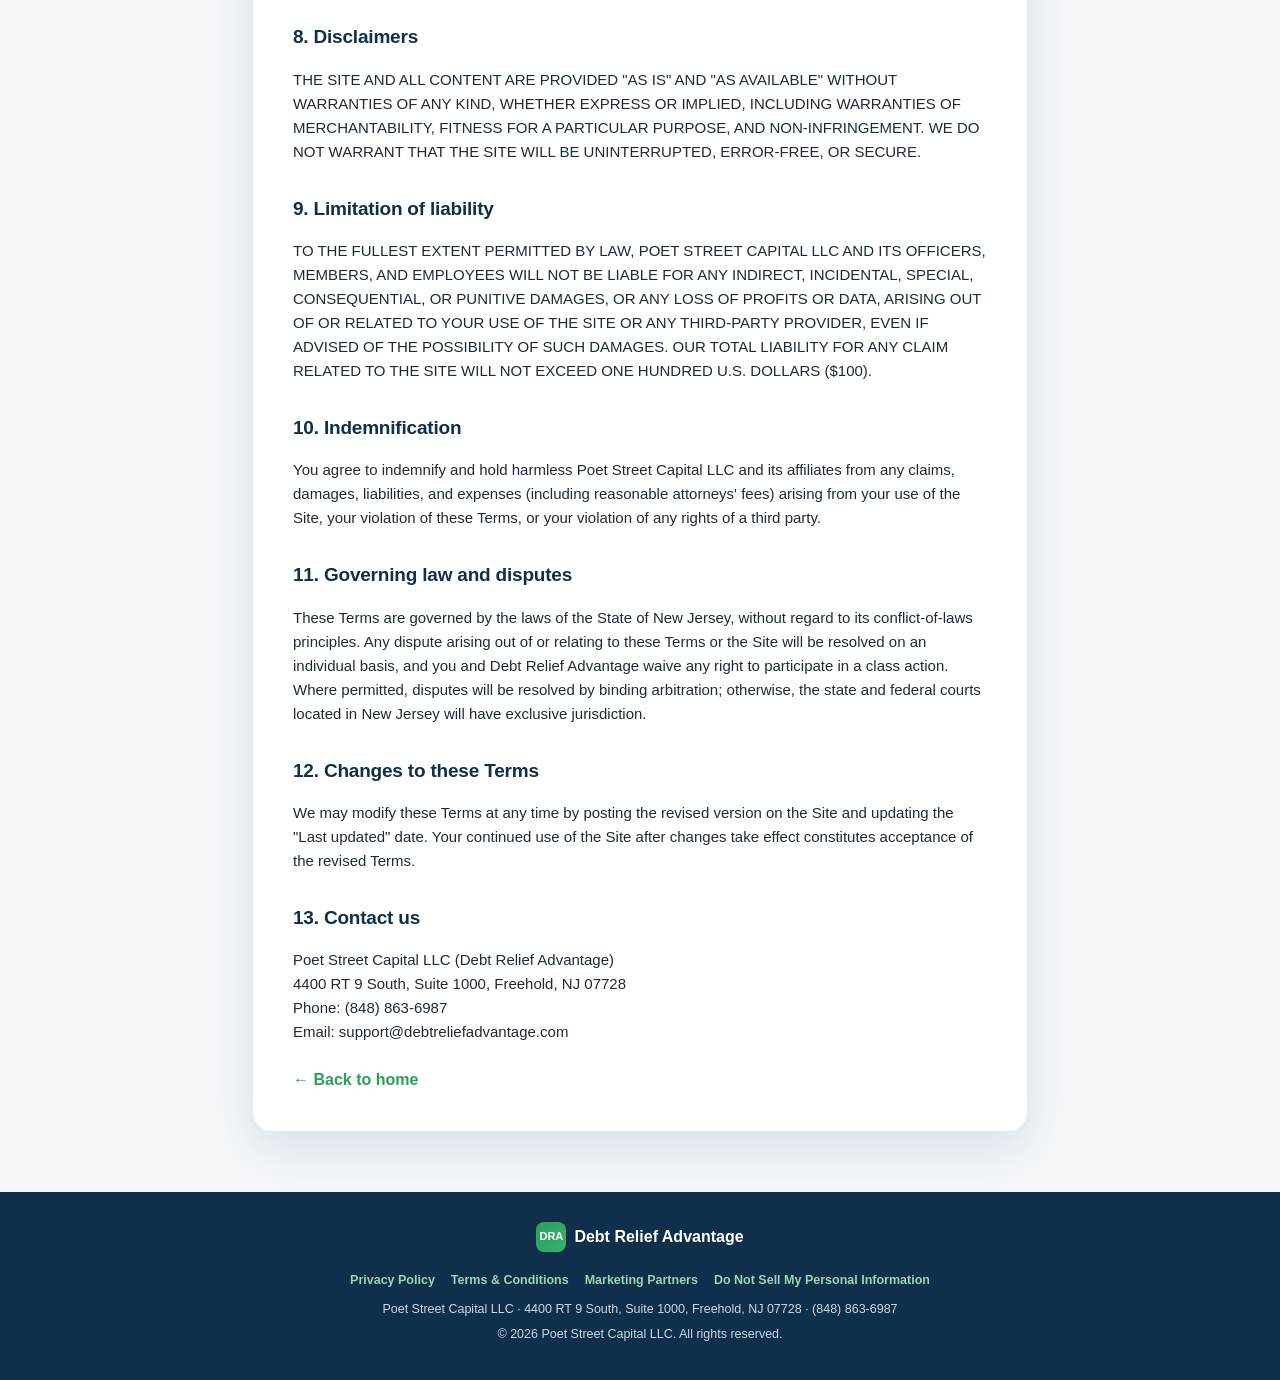
<file: terms.html>
<!doctype html>
<html lang="en">
<head>
<meta charset="utf-8">
<meta name="viewport" content="width=device-width, initial-scale=1">
<title>Terms &amp; Conditions — Debt Relief Advantage</title>
<meta name="description" content="Terms and Conditions for Debt Relief Advantage, a brand of Poet Street Capital LLC.">
<link rel="stylesheet" href="legal.css">
</head>
<body>
<header class="hdr">
  <div class="hdr-in">
    <a href="/" class="brand"><span class="mark">DRA</span>Debt Relief <b>Advantage</b></a>
    <a href="tel:+18488636987" class="hdr-phone">
      <svg viewBox="0 0 24 24"><path d="M6.6 10.8c1.4 2.8 3.8 5.1 6.6 6.6l2.2-2.2c.3-.3.7-.4 1-.2 1.2.4 2.4.6 3.6.6.6 0 1 .4 1 1V20c0 .6-.4 1-1 1C10.6 21 3 13.4 3 4c0-.6.4-1 1-1h3.5c.6 0 1 .4 1 1 0 1.3.2 2.5.6 3.6.1.4 0 .8-.3 1l-2.2 2.2z"/></svg>
      <span><small>Call a specialist</small>(848) 863-6987</span>
    </a>
  </div>
</header>

<div class="doc">
  <div class="doc-card">
    <h1>Terms &amp; Conditions</h1>
    <p class="eff">Effective date: August 6, 2026 &nbsp;·&nbsp; Last updated: August 6, 2026</p>

    <p class="lead">These Terms &amp; Conditions ("Terms") govern your access to and use of debtreliefadvantage.com (the "Site"), operated by Poet Street Capital LLC under the brand Debt Relief Advantage ("Debt Relief Advantage," "we," "us," or "our"). By accessing the Site or submitting information through it, you agree to these Terms. If you do not agree, please do not use the Site.</p>

    <h2>1. What we do</h2>
    <p>Debt Relief Advantage is a lead-generation and referral service. We help connect consumers with third-party debt relief, debt settlement, and financial service providers and marketing partners. We are not a lender, law firm, credit repair organization, debt settlement company, or financial adviser, and nothing on the Site is legal, tax, accounting, or financial advice. We do not perform debt settlement services ourselves and do not guarantee that any provider will accept you or achieve any particular result.</p>

    <h2>2. Eligibility</h2>
    <p>You must be at least 18 years old and a resident of the United States to use the Site. By using the Site, you represent that you meet these requirements and that the information you provide is accurate, current, and complete.</p>

    <h2>3. Consent to be contacted</h2>
    <p>When you submit your information, you provide your prior express written consent for Debt Relief Advantage, JG Wentworth, and our marketing partners to contact you at the phone number and email address you provide — including through automated telephone dialing systems, prerecorded or artificial voice messages, text messages (SMS/MMS), and email — regarding debt relief and related products and services, even if your number is listed on a state or federal Do Not Call registry. Consent is not a condition of purchasing any goods or services. Message and data rates may apply. You may reply STOP to opt out of text messages. Please see our <a href="privacy.html">Privacy Policy</a> for details.</p>

    <h2>4. No guarantee of results</h2>
    <p>Any savings figures, estimates, or examples shown on the Site are illustrative only, are based on typical program outcomes and the information you provide, and are not an offer, approval, quote, or guarantee of any specific result. Individual results vary. Debt relief programs may have tax consequences, may adversely affect your credit score, and may not be available in all states.</p>

    <h2>5. Your responsibilities</h2>
    <ul>
      <li>Provide accurate and truthful information;</li>
      <li>Use the Site only for lawful purposes and for your own personal, non-commercial use;</li>
      <li>Do not submit another person's information without their permission;</li>
      <li>Do not attempt to disrupt, reverse engineer, scrape, or gain unauthorized access to the Site.</li>
    </ul>

    <h2>6. Third-party providers</h2>
    <p>If we connect you with a third-party provider, your relationship with that provider is solely between you and them and is governed by their own terms and policies. We are not responsible for the products, services, acts, or omissions of any third-party provider, and any agreement you enter into with a provider is at your own discretion.</p>

    <h2>7. Intellectual property</h2>
    <p>The Site and its content, including text, graphics, logos, and design, are owned by or licensed to Poet Street Capital LLC and are protected by intellectual property laws. You may not copy, reproduce, or distribute any part of the Site without our prior written permission.</p>

    <h2>8. Disclaimers</h2>
    <p>THE SITE AND ALL CONTENT ARE PROVIDED "AS IS" AND "AS AVAILABLE" WITHOUT WARRANTIES OF ANY KIND, WHETHER EXPRESS OR IMPLIED, INCLUDING WARRANTIES OF MERCHANTABILITY, FITNESS FOR A PARTICULAR PURPOSE, AND NON-INFRINGEMENT. WE DO NOT WARRANT THAT THE SITE WILL BE UNINTERRUPTED, ERROR-FREE, OR SECURE.</p>

    <h2>9. Limitation of liability</h2>
    <p>TO THE FULLEST EXTENT PERMITTED BY LAW, POET STREET CAPITAL LLC AND ITS OFFICERS, MEMBERS, AND EMPLOYEES WILL NOT BE LIABLE FOR ANY INDIRECT, INCIDENTAL, SPECIAL, CONSEQUENTIAL, OR PUNITIVE DAMAGES, OR ANY LOSS OF PROFITS OR DATA, ARISING OUT OF OR RELATED TO YOUR USE OF THE SITE OR ANY THIRD-PARTY PROVIDER, EVEN IF ADVISED OF THE POSSIBILITY OF SUCH DAMAGES. OUR TOTAL LIABILITY FOR ANY CLAIM RELATED TO THE SITE WILL NOT EXCEED ONE HUNDRED U.S. DOLLARS ($100).</p>

    <h2>10. Indemnification</h2>
    <p>You agree to indemnify and hold harmless Poet Street Capital LLC and its affiliates from any claims, damages, liabilities, and expenses (including reasonable attorneys' fees) arising from your use of the Site, your violation of these Terms, or your violation of any rights of a third party.</p>

    <h2>11. Governing law and disputes</h2>
    <p>These Terms are governed by the laws of the State of New Jersey, without regard to its conflict-of-laws principles. Any dispute arising out of or relating to these Terms or the Site will be resolved on an individual basis, and you and Debt Relief Advantage waive any right to participate in a class action. Where permitted, disputes will be resolved by binding arbitration; otherwise, the state and federal courts located in New Jersey will have exclusive jurisdiction.</p>

    <h2>12. Changes to these Terms</h2>
    <p>We may modify these Terms at any time by posting the revised version on the Site and updating the "Last updated" date. Your continued use of the Site after changes take effect constitutes acceptance of the revised Terms.</p>

    <h2>13. Contact us</h2>
    <p>
      Poet Street Capital LLC (Debt Relief Advantage)<br>
      4400 RT 9 South, Suite 1000, Freehold, NJ 07728<br>
      Phone: (848) 863-6987<br>
      Email: support@debtreliefadvantage.com
    </p>
    <a class="back" href="/">← Back to home</a>
  </div>
</div>

<footer>
  <div class="fbrand"><span class="mark">DRA</span>Debt Relief Advantage</div>
  <div class="foot-links">
    <a href="privacy.html">Privacy Policy</a>
    <a href="terms.html">Terms &amp; Conditions</a>
    <a href="partners.html">Marketing Partners</a>
    <a href="privacy.html#dns">Do Not Sell My Personal Information</a>
  </div>
  <p>Poet Street Capital LLC · 4400 RT 9 South, Suite 1000, Freehold, NJ 07728 · (848) 863-6987</p>
  <p>© 2026 Poet Street Capital LLC. All rights reserved.</p>
</footer>
</body>
</html>
</file>
<file: legal.css>
:root{
  --navy:#0f2f4a; --navy2:#13395a; --navy-soft:#eef4f9;
  --green:#2e9e5b; --green2:#34b36b; --green-soft:#e7f6ee;
  --ink:#1d2b39; --muted:#5f7183; --line:#e3e9f0;
  --bg:#f4f8fb; --card:#ffffff; --white:#fff;
  --shadow:0 18px 50px rgba(15,47,74,.12);
  --shadow-sm:0 6px 20px rgba(15,47,74,.08);
}
*{box-sizing:border-box}
html,body{margin:0;padding:0}
body{font-family:-apple-system,BlinkMacSystemFont,"Segoe UI",Roboto,Helvetica,Arial,sans-serif;color:var(--ink);background:var(--bg);line-height:1.6;-webkit-font-smoothing:antialiased}
a{color:var(--green);text-decoration:none}
a:hover{text-decoration:underline}
.hdr{position:sticky;top:0;z-index:40;background:#fff;border-bottom:1px solid var(--line)}
.hdr-in{max-width:1080px;margin:0 auto;padding:12px 20px;display:flex;align-items:center;justify-content:space-between}
.brand{display:flex;align-items:center;gap:10px;font-weight:800;font-size:19px;color:var(--navy);letter-spacing:-.3px}
.brand .mark{width:38px;height:38px;border-radius:10px;background:linear-gradient(135deg,var(--navy),var(--navy2));color:#fff;display:grid;place-items:center;font-size:13px;font-weight:800;letter-spacing:.5px;box-shadow:var(--shadow-sm)}
.brand b{color:var(--green);font-weight:800}
.hdr-phone{display:flex;align-items:center;gap:8px;font-weight:700;color:var(--navy);font-size:15px}
.hdr-phone svg{width:18px;height:18px;fill:var(--green)}
.hdr-phone small{display:block;font-size:11px;color:var(--muted);font-weight:600;letter-spacing:.3px}
.doc{max-width:820px;margin:0 auto;padding:30px 22px 60px}
.doc-card{background:var(--card);border:1px solid var(--line);border-radius:20px;box-shadow:var(--shadow);padding:38px 40px}
.doc h1{color:var(--navy);font-size:30px;letter-spacing:-.5px;margin:0 0 6px}
.doc .eff{color:var(--muted);font-size:13.5px;margin:0 0 26px;font-weight:600}
.doc h2{color:var(--navy);font-size:19px;margin:30px 0 8px;letter-spacing:-.2px}
.doc h3{color:var(--navy);font-size:15.5px;margin:20px 0 6px}
.doc p,.doc li{color:var(--ink);font-size:15px}
.doc ul{padding-left:20px;margin:8px 0}
.doc li{margin:5px 0}
.doc .lead{color:var(--muted);font-size:15.5px}
.doc .box{background:var(--navy-soft);border:1px solid var(--line);border-radius:14px;padding:16px 18px;margin:16px 0;font-size:14px}
.doc a.back{display:inline-block;margin-top:8px;font-weight:700}
.doc table{width:100%;border-collapse:collapse;margin:10px 0;font-size:14px}
.doc th,.doc td{border:1px solid var(--line);padding:9px 11px;text-align:left;vertical-align:top}
.doc th{background:var(--navy-soft);color:var(--navy);font-weight:700}
footer{background:var(--navy);color:#cdd9e5;padding:30px 20px;text-align:center;font-size:12.5px}
footer .fbrand{display:inline-flex;align-items:center;gap:8px;font-weight:800;color:#fff;font-size:16px;margin-bottom:8px}
footer .fbrand .mark{width:30px;height:30px;border-radius:8px;background:linear-gradient(135deg,var(--green),var(--green2));display:grid;place-items:center;font-size:11px;color:#fff}
footer .foot-links{margin:10px 0;display:flex;gap:16px;justify-content:center;flex-wrap:wrap}
footer .foot-links a{color:#9fd3b4;font-weight:600}
footer p{margin:6px auto;max-width:760px;line-height:1.5}
@media(max-width:600px){.doc-card{padding:26px 20px}.doc h1{font-size:25px}}
</file>
